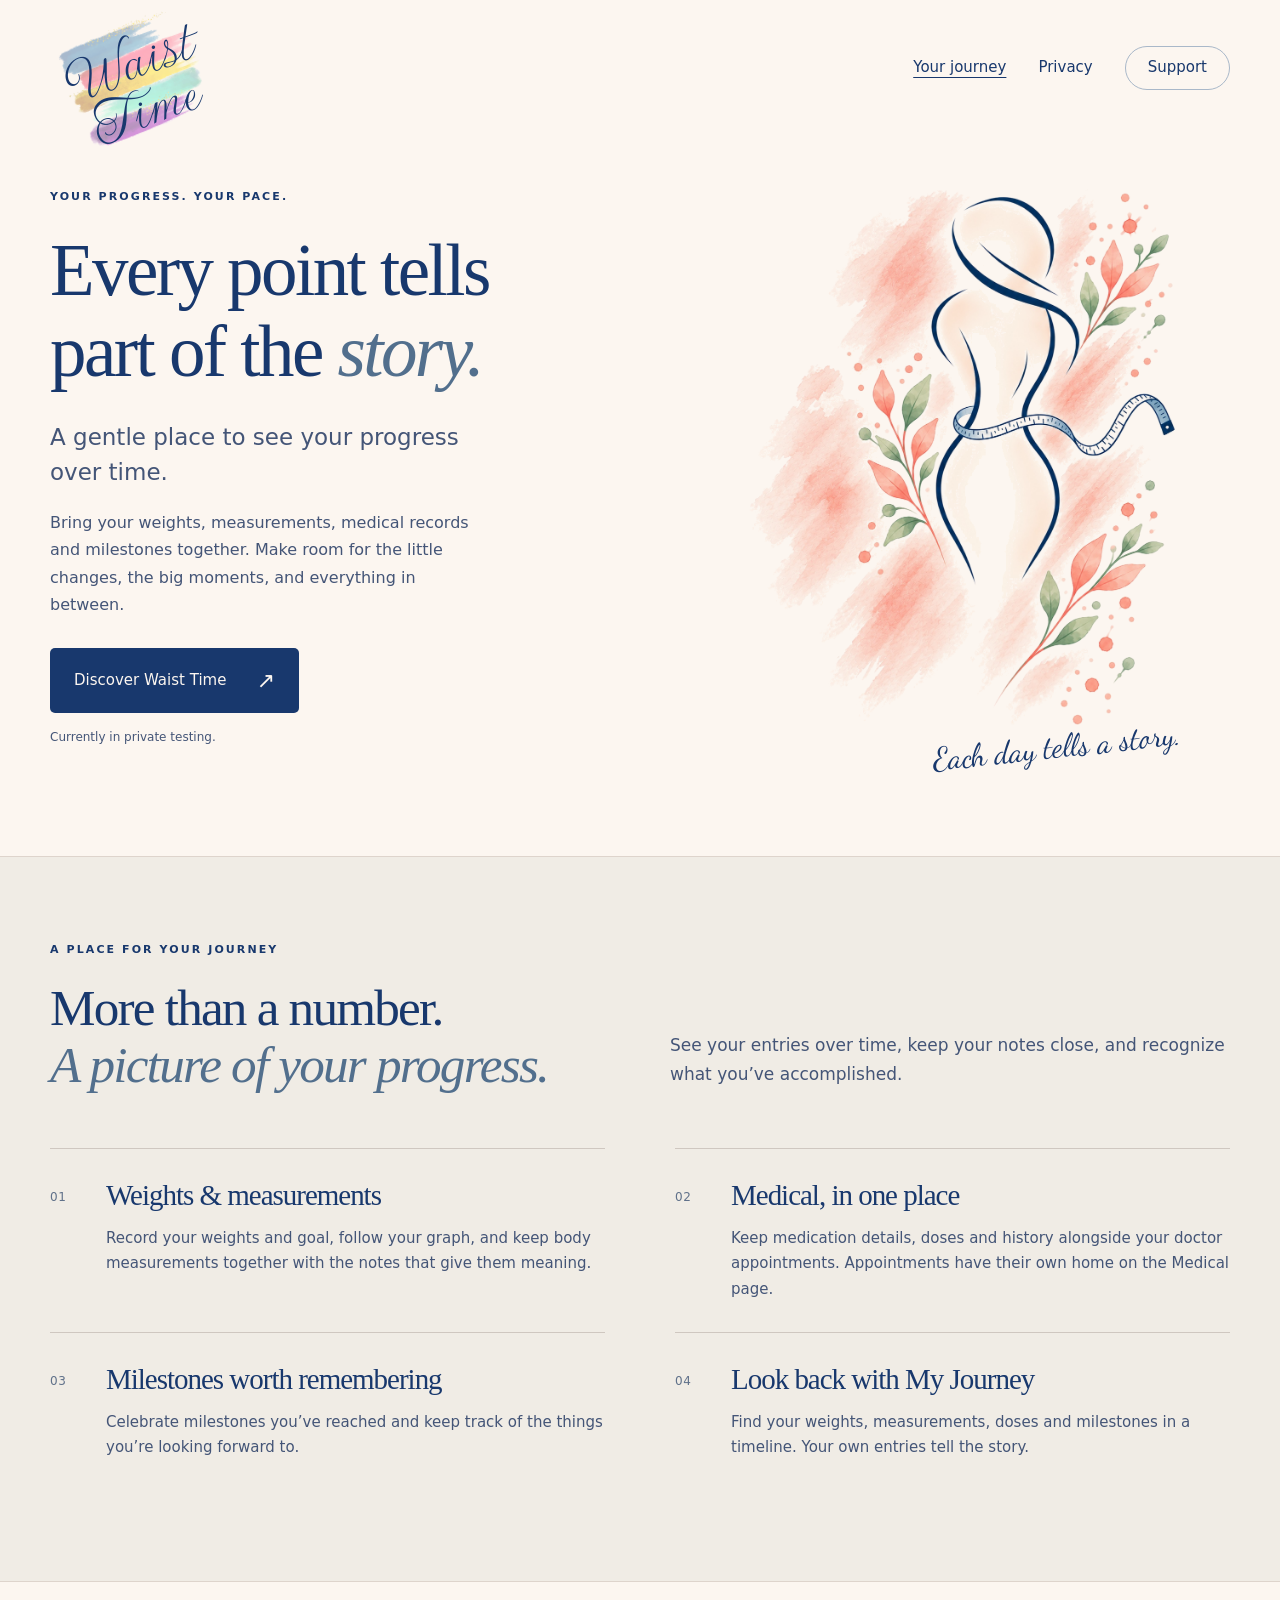
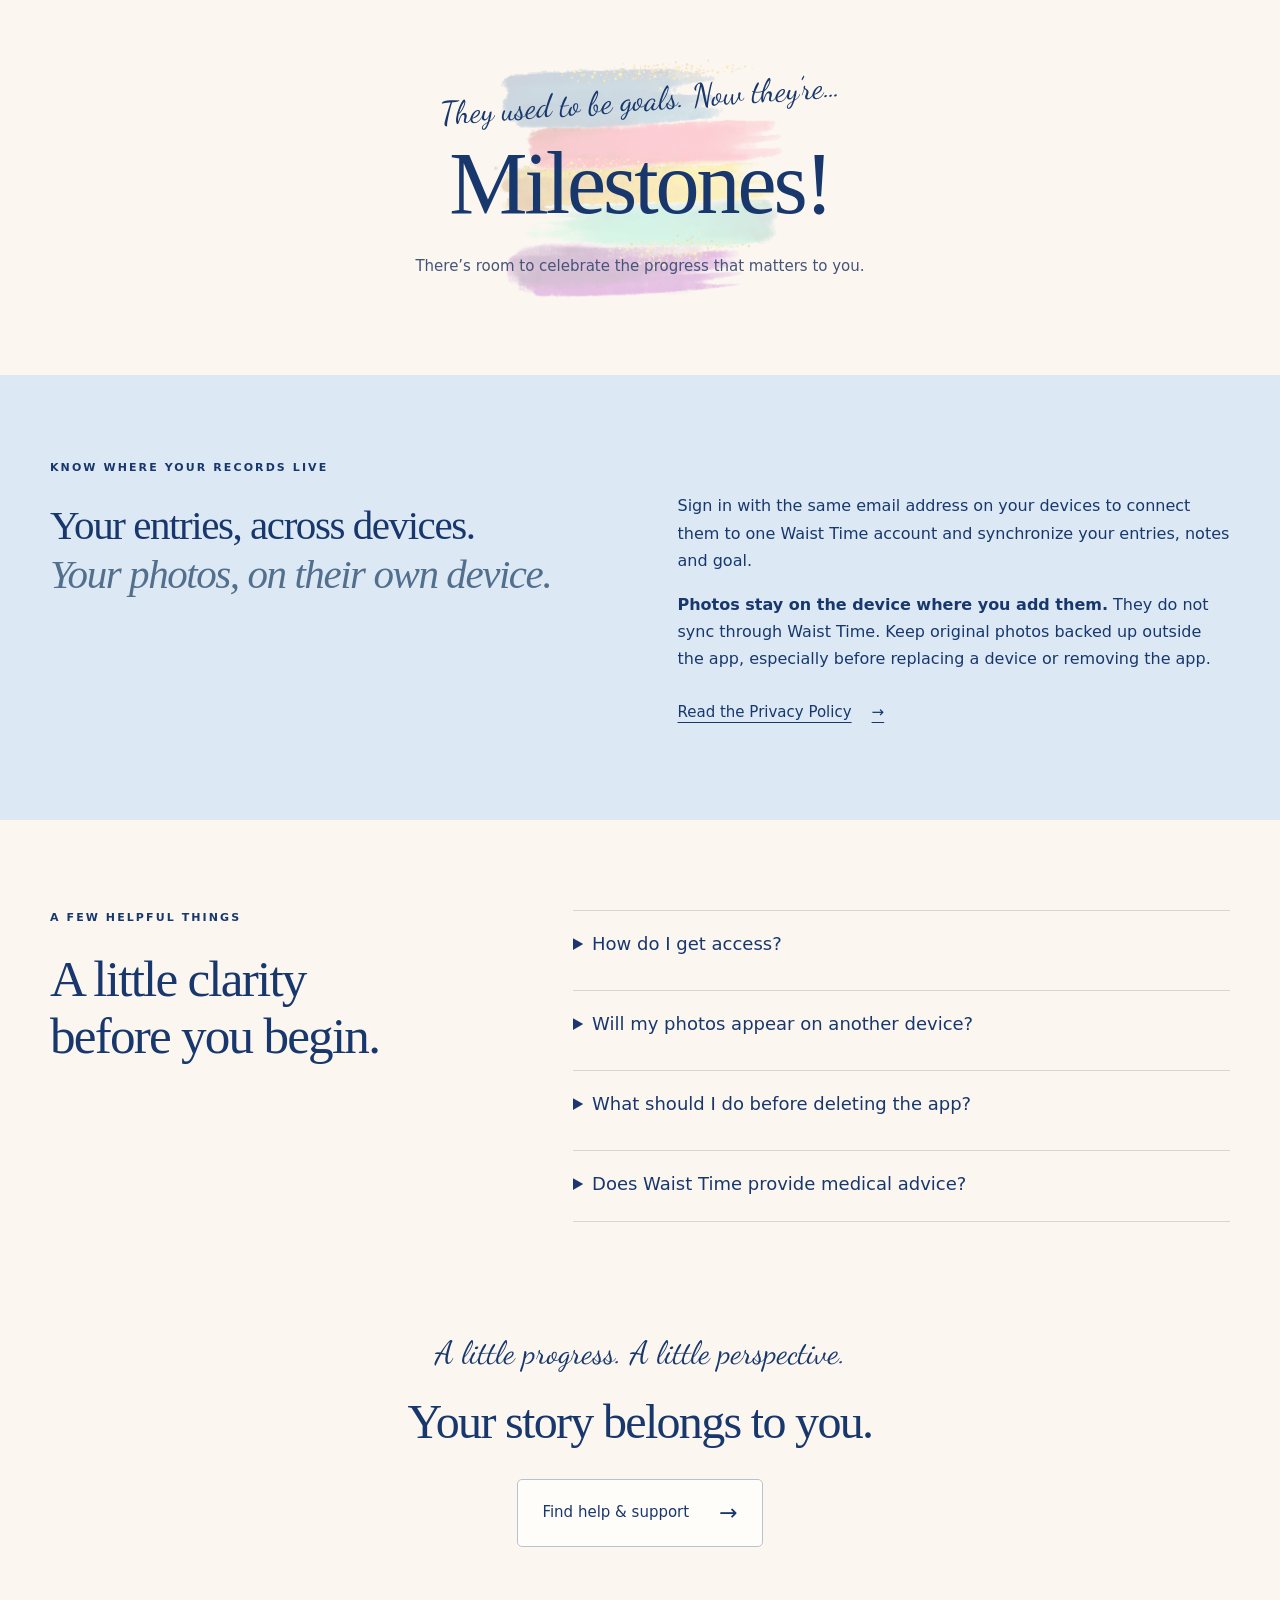
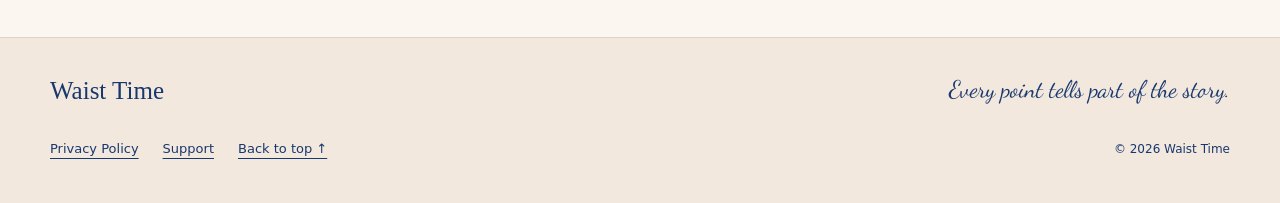
<file: index.html>
<!doctype html><html lang="en" id="top"><head><meta charset="utf-8"><meta name="viewport" content="width=device-width,initial-scale=1"><meta name="color-scheme" content="light"><meta name="description" content="A gentle place for your weights, measurements, medical records and milestones. Learn about Waist Time, privacy and support."><title>Your journey, one day at a time · Waist Time</title><link rel="icon" type="image/svg+xml" href="assets/favicon.svg"><link rel="stylesheet" href="styles.css"></head><body><a class="skip" href="#main">Skip to content</a><header class="site-header wrap"><a class="brand-link" href="index.html" aria-label="Waist Time home"><span class="brand" role="img" aria-label="Waist Time"><span>Waist</span><br><span>Time</span></span></a><nav aria-label="Main navigation"><a href="index.html#journey" aria-current="page">Your journey</a><a href="privacy.html">Privacy</a><a class="nav-support" href="support.html">Support</a></nav></header>
<main id="main"><section class="hero wrap" aria-labelledby="hero-heading"><div class="hero-copy"><p class="eyebrow">YOUR PROGRESS. YOUR PACE.</p><h1 id="hero-heading">Every point tells<br>part of the <em>story.</em></h1><p class="hero-lede">A gentle place to see your progress over time.</p><p class="hero-description">Bring your weights, measurements, medical records and milestones together. Make room for the little changes, the big moments, and everything in between.</p><a class="button" href="#journey">Discover Waist Time <span aria-hidden="true">↗</span></a><p class="availability">Currently in private testing.</p></div><figure class="hero-art"><img src="assets/waist-time-woman.png" width="1144" height="1375" alt="Waist Time’s watercolor illustration: a woman with a measuring tape and flowers"><figcaption>Each day tells a story.</figcaption></figure></section>
<section id="journey" class="story-section"><div class="wrap"><div class="section-intro"><p class="eyebrow">A PLACE FOR YOUR JOURNEY</p><h2>More than a number.<br><em>A picture of your progress.</em></h2><p>See your entries over time, keep your notes close, and recognize what you’ve accomplished.</p></div><div class="editorial-grid"><article class="feature"><span class="feature-number">01</span><div><h3>Weights &amp; measurements</h3><p>Record your weights and goal, follow your graph, and keep body measurements together with the notes that give them meaning.</p></div></article><article class="feature"><span class="feature-number">02</span><div><h3>Medical, in one place</h3><p>Keep medication details, doses and history alongside your doctor appointments. Appointments have their own home on the Medical page.</p></div></article><article class="feature"><span class="feature-number">03</span><div><h3>Milestones worth remembering</h3><p>Celebrate milestones you’ve reached and keep track of the things you’re looking forward to.</p></div></article><article class="feature"><span class="feature-number">04</span><div><h3>Look back with My Journey</h3><p>Find your weights, measurements, doses and milestones in a timeline. Your own entries tell the story.</p></div></article></div></div></section>
<section class="milestone-moment wrap"><p class="handwritten">They used to be goals. Now they’re…</p><h2>Milestones!</h2><p>There’s room to celebrate the progress that matters to you.</p></section>
<section class="care-section"><div class="wrap care-grid"><div><p class="eyebrow">KNOW WHERE YOUR RECORDS LIVE</p><h2>Your entries, across devices.<br><em>Your photos, on their own device.</em></h2></div><div class="care-copy"><p>Sign in with the same email address on your devices to connect them to one Waist Time account and synchronize your entries, notes and goal.</p><p><strong>Photos stay on the device where you add them.</strong> They do not sync through Waist Time. Keep original photos backed up outside the app, especially before replacing a device or removing the app.</p><a class="text-link" href="privacy.html">Read the Privacy Policy <span aria-hidden="true">→</span></a></div></div></section>
<section class="faq-section wrap"><div><p class="eyebrow">A FEW HELPFUL THINGS</p><h2>A little clarity<br>before you begin.</h2></div><div class="faq-list"><details><summary>How do I get access?</summary><p>During beta testing, Waist Time is available to invited testers. Please use the email address associated with your invitation. Account setup is arranged through Waist Time Support; this website does not offer public downloads or self-service sign-up.</p><a class="text-link" href="support.html">Visit Support →</a></details><details><summary>Will my photos appear on another device?</summary><p>No. Photos, thumbnails and their details stay on the device where you add them. Signing in on another device brings back entries that have synchronized, while your photo album stays on its own device.</p></details><details><summary>What should I do before deleting the app?</summary><p>Make sure your entries have synchronized, review any questions about two versions, and preserve your original photos and important photo notes separately. Deleting the app can remove local photos and changes that never reached the cloud.</p></details><details><summary>Does Waist Time provide medical advice?</summary><p>Waist Time is a personal recordkeeping app. It does not diagnose conditions or replace advice from your healthcare professional. Follow your prescriber’s instructions for medication.</p></details></div></section>
<section class="closing wrap"><p class="handwritten">A little progress. A little perspective.</p><h2>Your story belongs to you.</h2><a class="button button-light" href="support.html">Find help &amp; support <span aria-hidden="true">→</span></a></section></main><footer class="site-footer"><div class="wrap footer-inner"><a class="footer-name" href="index.html">Waist Time</a><p>Every point tells part of the story.</p><nav aria-label="Footer navigation"><a href="privacy.html">Privacy Policy</a><a href="support.html">Support</a><a href="#top">Back to top ↑</a></nav><small>© 2026 Waist Time</small></div></footer></body></html>
</file>
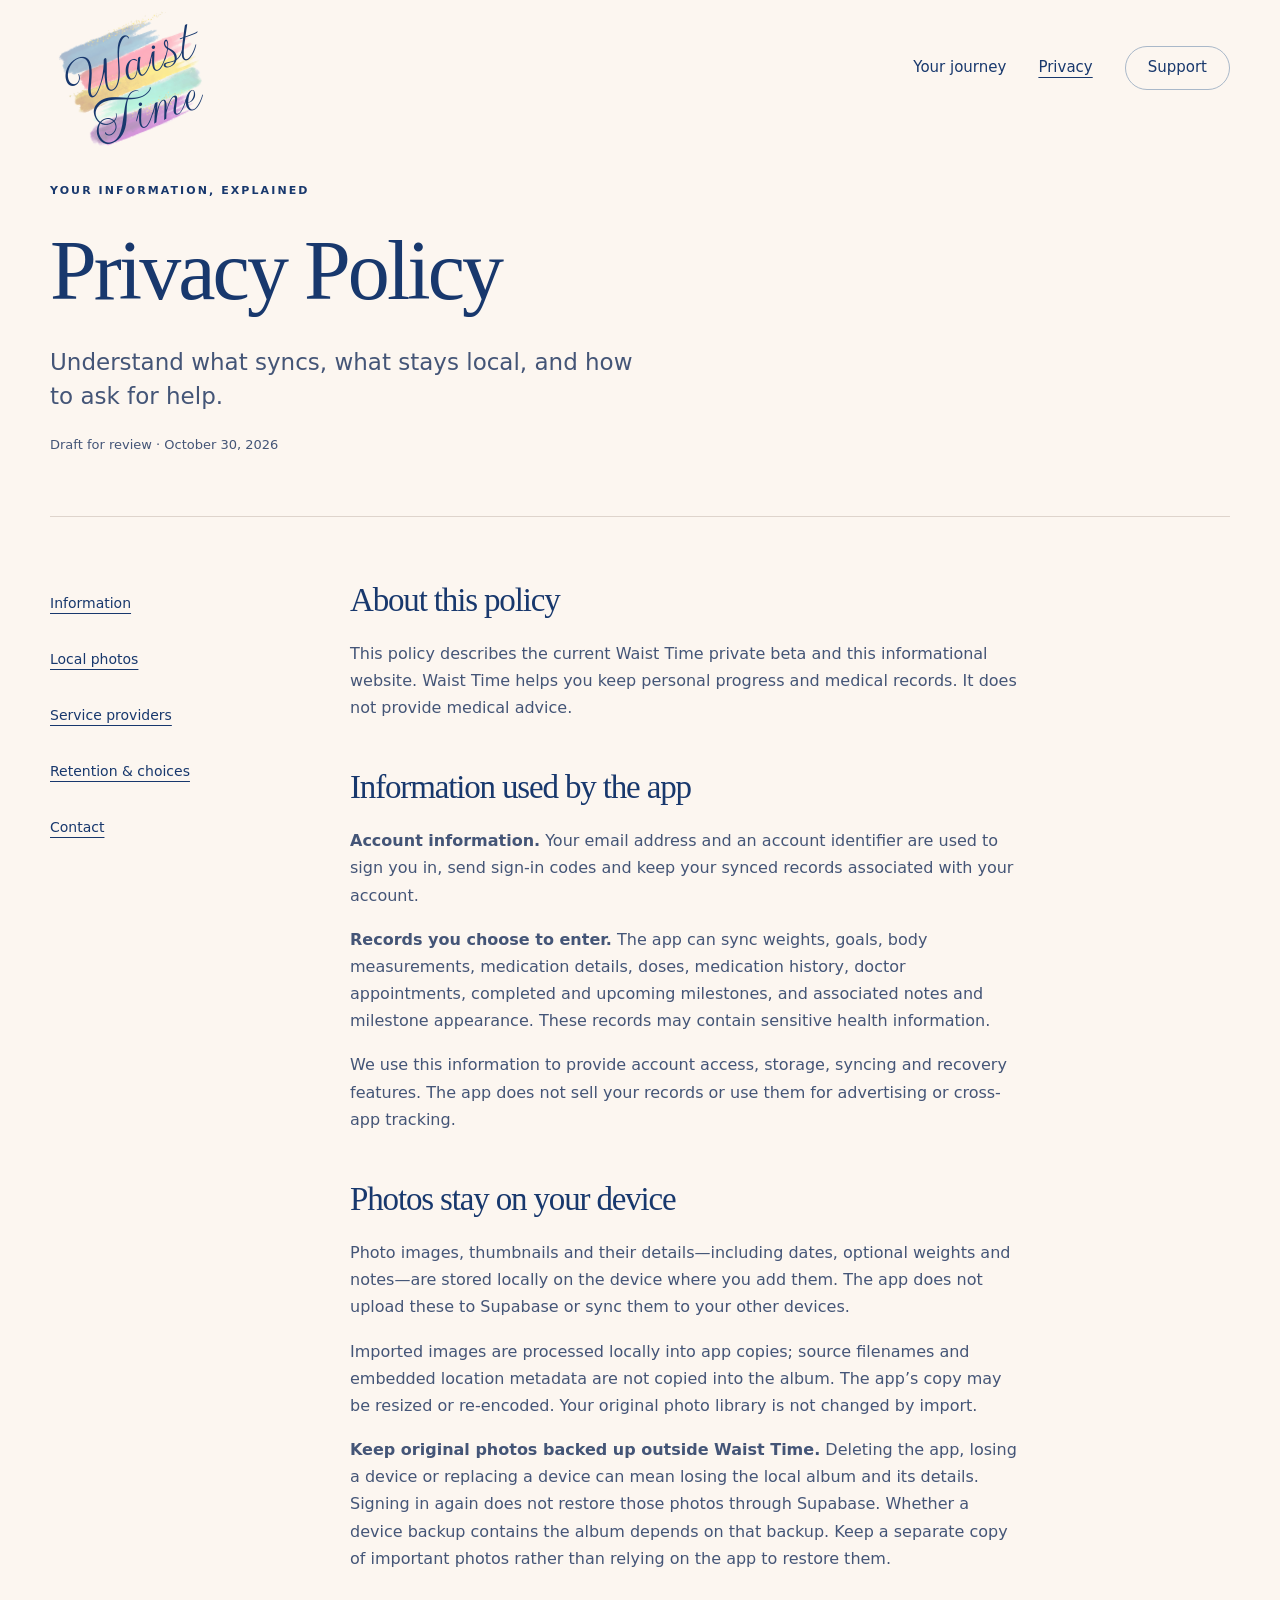
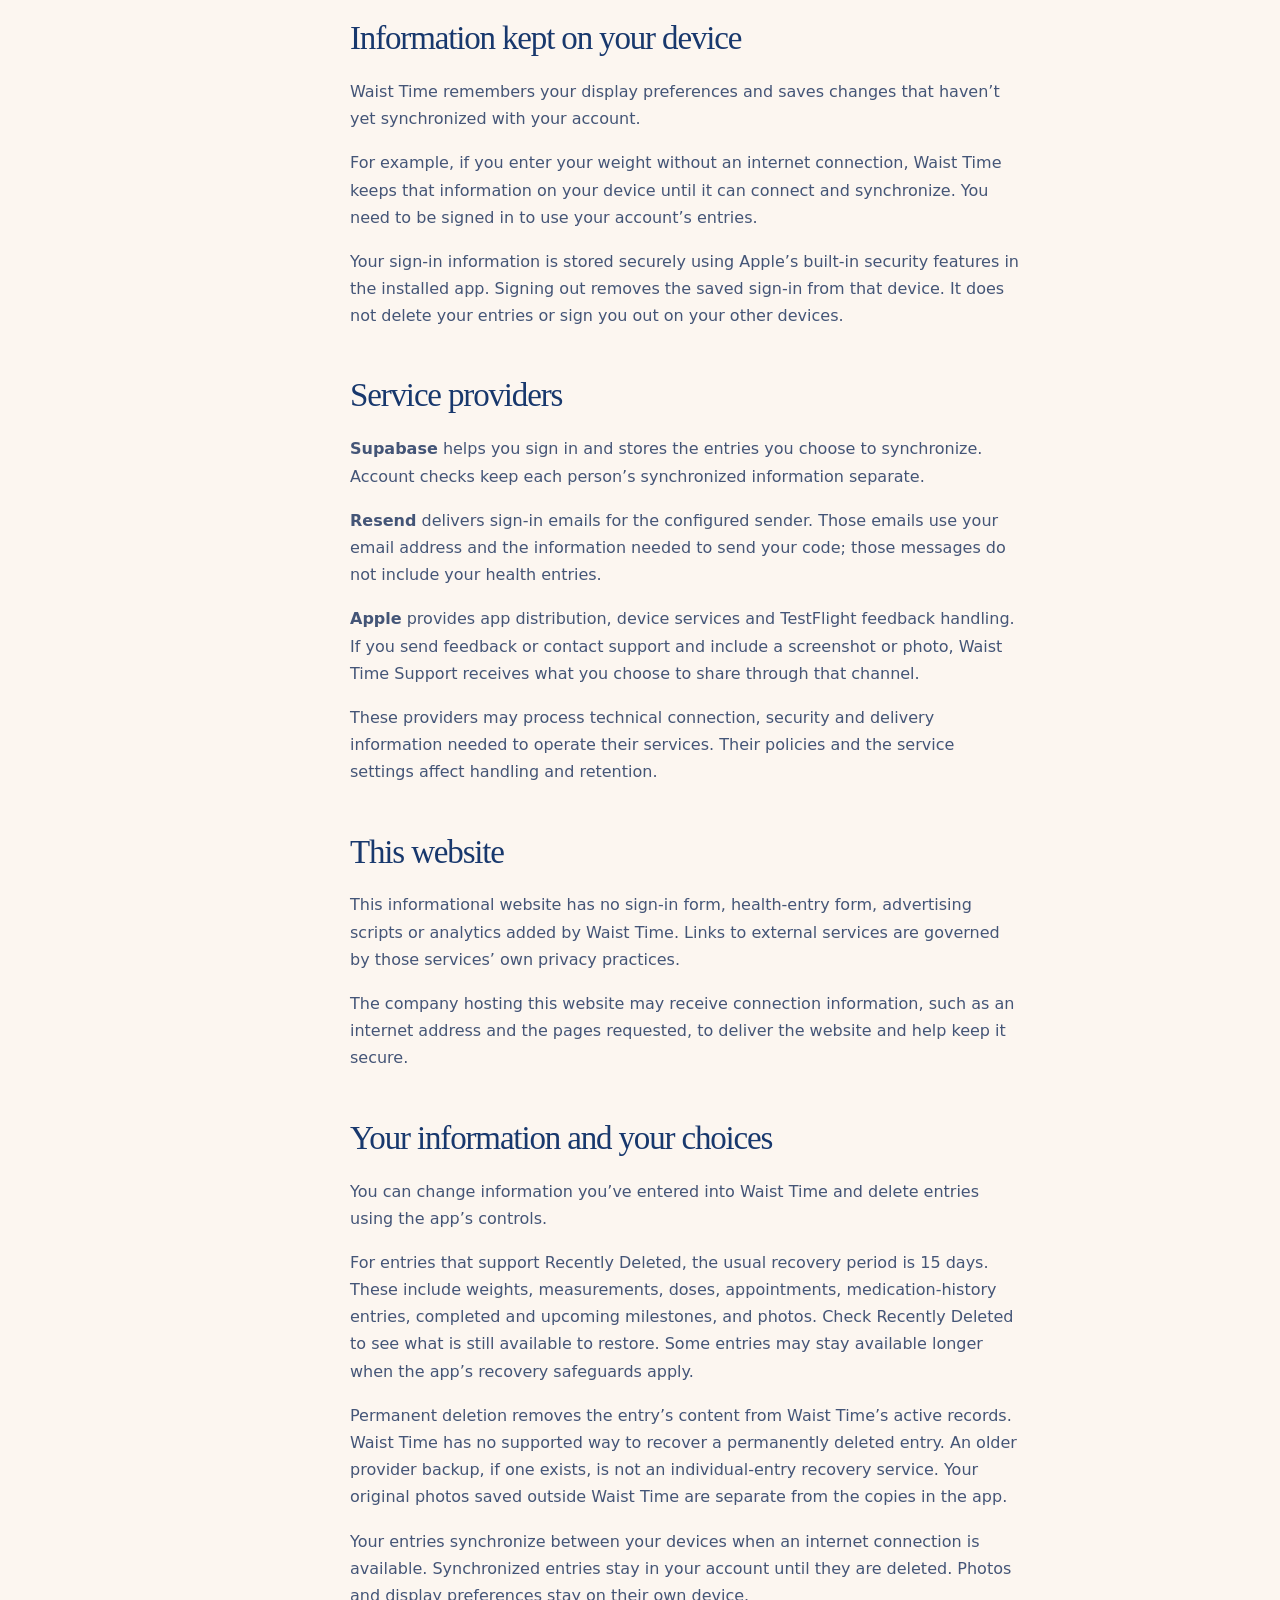
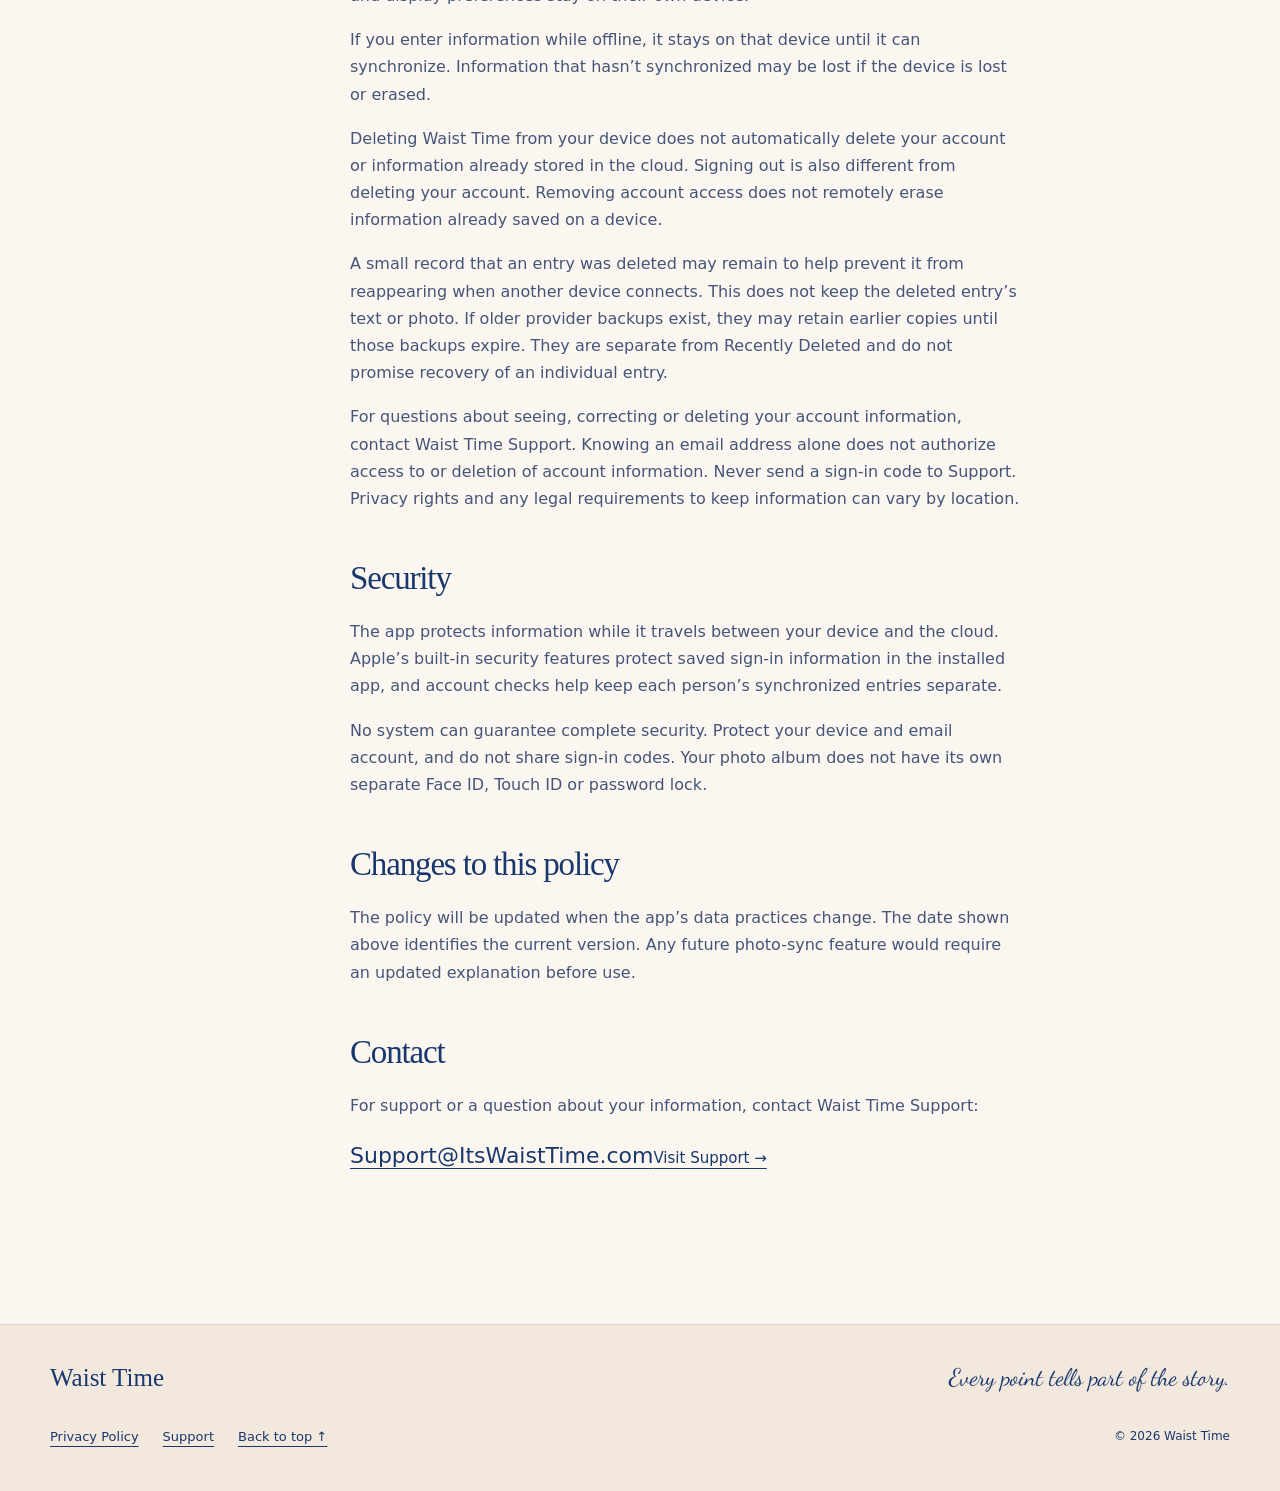
<file: privacy.html>
<!doctype html><html lang="en" id="top"><head><meta charset="utf-8"><meta name="viewport" content="width=device-width,initial-scale=1"><meta name="color-scheme" content="light"><meta name="description" content="How Waist Time handles account information, synced records, local photos and privacy questions."><title>Privacy Policy · Waist Time</title><link rel="icon" type="image/svg+xml" href="assets/favicon.svg"><link rel="stylesheet" href="styles.css"></head><body><a class="skip" href="#main">Skip to content</a><header class="site-header wrap"><a class="brand-link" href="index.html" aria-label="Waist Time home"><span class="brand" role="img" aria-label="Waist Time"><span>Waist</span><br><span>Time</span></span></a><nav aria-label="Main navigation"><a href="index.html#journey">Your journey</a><a href="privacy.html" aria-current="page">Privacy</a><a class="nav-support" href="support.html">Support</a></nav></header>
<main id="main"><section class="document-hero wrap"><p class="eyebrow">YOUR INFORMATION, EXPLAINED</p><h1>Privacy Policy</h1><p class="hero-lede">Understand what syncs, what stays local, and how to ask for help.</p><p class="policy-date">Draft for review · October 30, 2026</p></section><div class="document-layout wrap"><aside class="document-aside"><a href="#information">Information</a><a href="#photos">Local photos</a><a href="#providers">Service providers</a><a href="#retention">Retention &amp; choices</a><a href="#privacy-contact">Contact</a></aside><article class="document-copy"><section><h2>About this policy</h2><p>This policy describes the current Waist Time private beta and this informational website. Waist Time helps you keep personal progress and medical records. It does not provide medical advice.</p></section><section id="information"><h2>Information used by the app</h2><p><strong>Account information.</strong> Your email address and an account identifier are used to sign you in, send sign-in codes and keep your synced records associated with your account.</p><p><strong>Records you choose to enter.</strong> The app can sync weights, goals, body measurements, medication details, doses, medication history, doctor appointments, completed and upcoming milestones, and associated notes and milestone appearance. These records may contain sensitive health information.</p><p>We use this information to provide account access, storage, syncing and recovery features. The app does not sell your records or use them for advertising or cross-app tracking.</p></section><section id="photos"><h2>Photos stay on your device</h2><p>Photo images, thumbnails and their details—including dates, optional weights and notes—are stored locally on the device where you add them. The app does not upload these to Supabase or sync them to your other devices.</p><p>Imported images are processed locally into app copies; source filenames and embedded location metadata are not copied into the album. The app’s copy may be resized or re-encoded. Your original photo library is not changed by import.</p><p><strong>Keep original photos backed up outside Waist Time.</strong> Deleting the app, losing a device or replacing a device can mean losing the local album and its details. Signing in again does not restore those photos through Supabase. Whether a device backup contains the album depends on that backup. Keep a separate copy of important photos rather than relying on the app to restore them.</p></section><section><h2>Information kept on your device</h2><p>Waist Time remembers your display preferences and saves changes that haven’t yet synchronized with your account.</p><p>For example, if you enter your weight without an internet connection, Waist Time keeps that information on your device until it can connect and synchronize. You need to be signed in to use your account’s entries.</p><p>Your sign-in information is stored securely using Apple’s built-in security features in the installed app. Signing out removes the saved sign-in from that device. It does not delete your entries or sign you out on your other devices.</p></section><section id="providers"><h2>Service providers</h2><p><strong>Supabase</strong> helps you sign in and stores the entries you choose to synchronize. Account checks keep each person’s synchronized information separate.</p><p><strong>Resend</strong> delivers sign-in emails for the configured sender. Those emails use your email address and the information needed to send your code; those messages do not include your health entries.</p><p><strong>Apple</strong> provides app distribution, device services and TestFlight feedback handling. If you send feedback or contact support and include a screenshot or photo, Waist Time Support receives what you choose to share through that channel.</p><p>These providers may process technical connection, security and delivery information needed to operate their services. Their policies and the service settings affect handling and retention.</p></section><section><h2>This website</h2><p>This informational website has no sign-in form, health-entry form, advertising scripts or analytics added by Waist Time. Links to external services are governed by those services’ own privacy practices.</p><p>The company hosting this website may receive connection information, such as an internet address and the pages requested, to deliver the website and help keep it secure.</p></section><section id="retention"><h2>Your information and your choices</h2><p>You can change information you’ve entered into Waist Time and delete entries using the app’s controls.</p><p>For entries that support Recently Deleted, the usual recovery period is 15 days. These include weights, measurements, doses, appointments, medication-history entries, completed and upcoming milestones, and photos. Check Recently Deleted to see what is still available to restore. Some entries may stay available longer when the app’s recovery safeguards apply.</p><p>Permanent deletion removes the entry’s content from Waist Time’s active records. Waist Time has no supported way to recover a permanently deleted entry. An older provider backup, if one exists, is not an individual-entry recovery service. Your original photos saved outside Waist Time are separate from the copies in the app.</p><p>Your entries synchronize between your devices when an internet connection is available. Synchronized entries stay in your account until they are deleted. Photos and display preferences stay on their own device.</p><p>If you enter information while offline, it stays on that device until it can synchronize. Information that hasn’t synchronized may be lost if the device is lost or erased.</p><p>Deleting Waist Time from your device does not automatically delete your account or information already stored in the cloud. Signing out is also different from deleting your account. Removing account access does not remotely erase information already saved on a device.</p><p>A small record that an entry was deleted may remain to help prevent it from reappearing when another device connects. This does not keep the deleted entry’s text or photo. If older provider backups exist, they may retain earlier copies until those backups expire. They are separate from Recently Deleted and do not promise recovery of an individual entry.</p><p>For questions about seeing, correcting or deleting your account information, contact Waist Time Support. Knowing an email address alone does not authorize access to or deletion of account information. Never send a sign-in code to Support. Privacy rights and any legal requirements to keep information can vary by location.</p></section><section><h2>Security</h2><p>The app protects information while it travels between your device and the cloud. Apple’s built-in security features protect saved sign-in information in the installed app, and account checks help keep each person’s synchronized entries separate.</p><p>No system can guarantee complete security. Protect your device and email account, and do not share sign-in codes. Your photo album does not have its own separate Face ID, Touch ID or password lock.</p></section><section><h2>Changes to this policy</h2><p>The policy will be updated when the app’s data practices change. The date shown above identifies the current version. Any future photo-sync feature would require an updated explanation before use.</p></section><section id="privacy-contact"><h2>Contact</h2><p>For support or a question about your information, contact Waist Time Support:</p><a class="contact-email" href="mailto:Support@ItsWaistTime.com">Support@ItsWaistTime.com</a><a class="text-link" href="support.html">Visit Support →</a></section></article></div></main><footer class="site-footer"><div class="wrap footer-inner"><a class="footer-name" href="index.html">Waist Time</a><p>Every point tells part of the story.</p><nav aria-label="Footer navigation"><a href="privacy.html">Privacy Policy</a><a href="support.html">Support</a><a href="#top">Back to top ↑</a></nav><small>© 2026 Waist Time</small></div></footer></body></html>
</file>
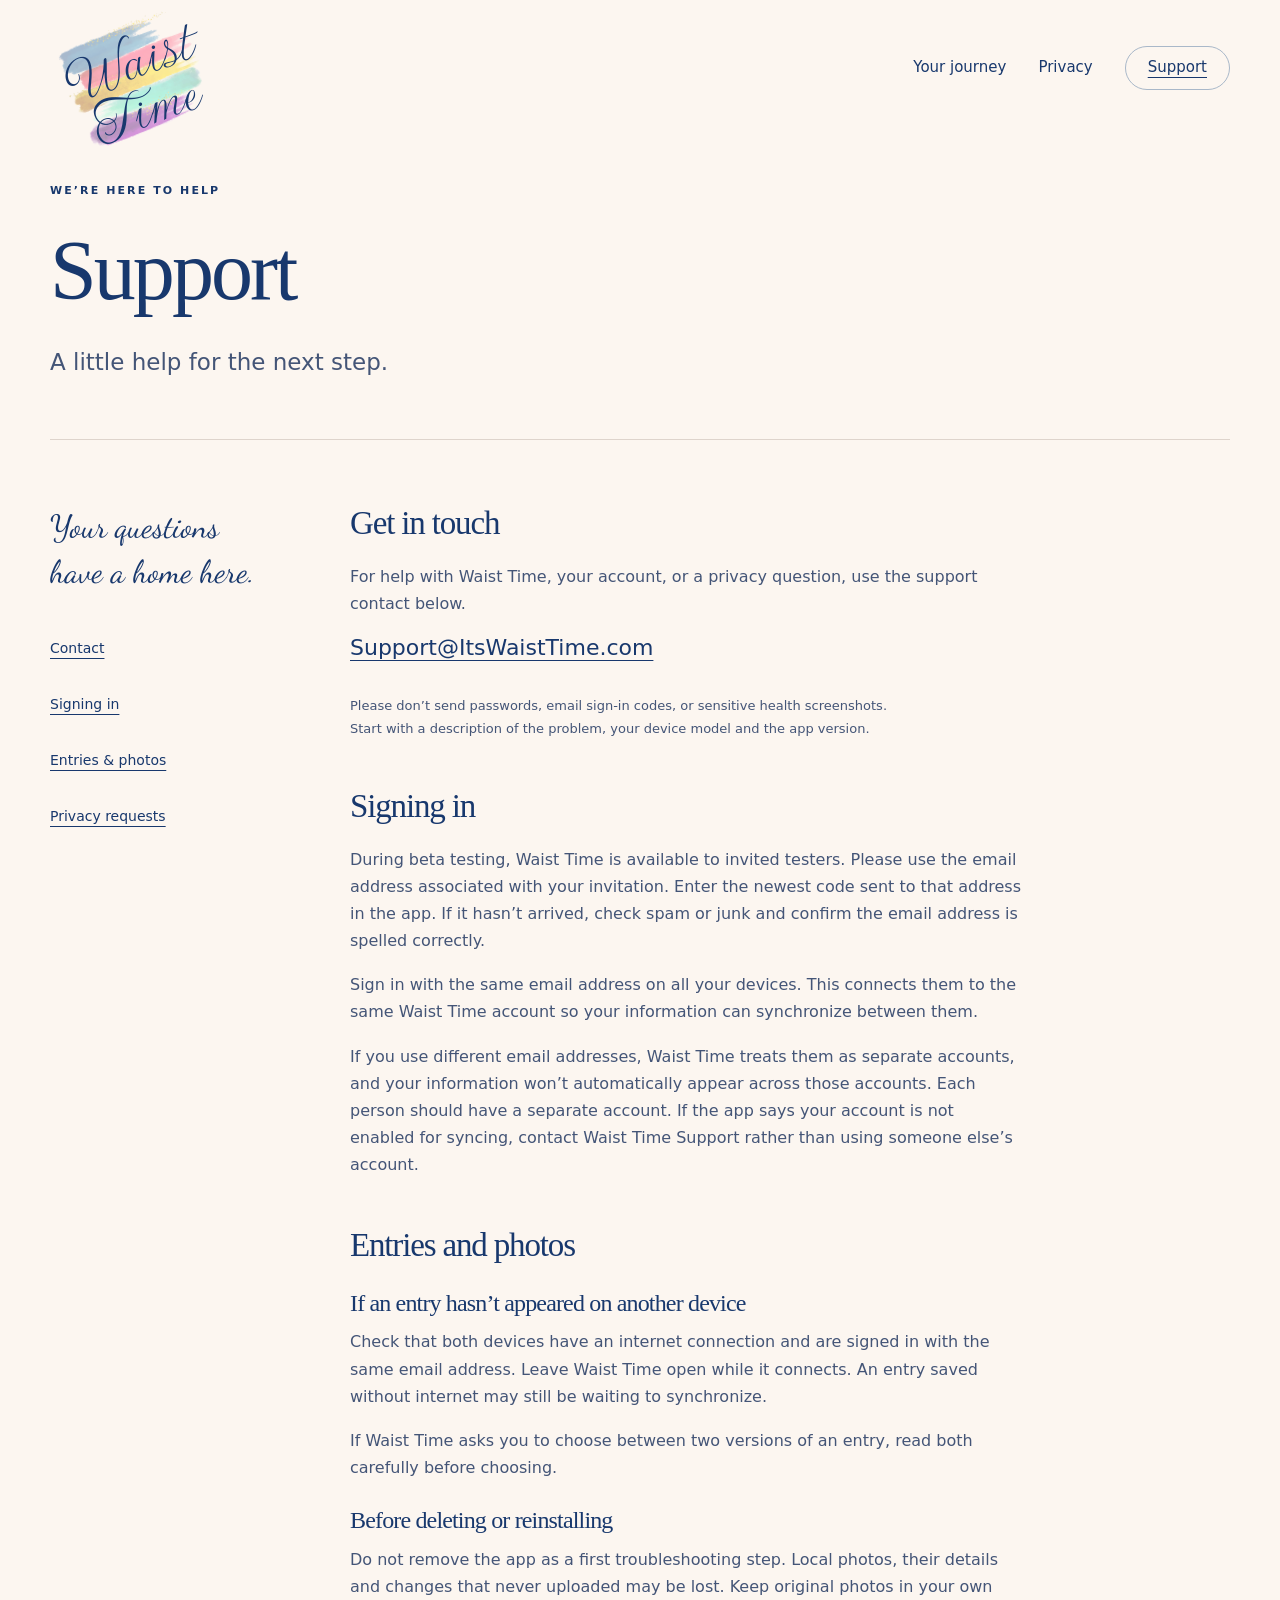
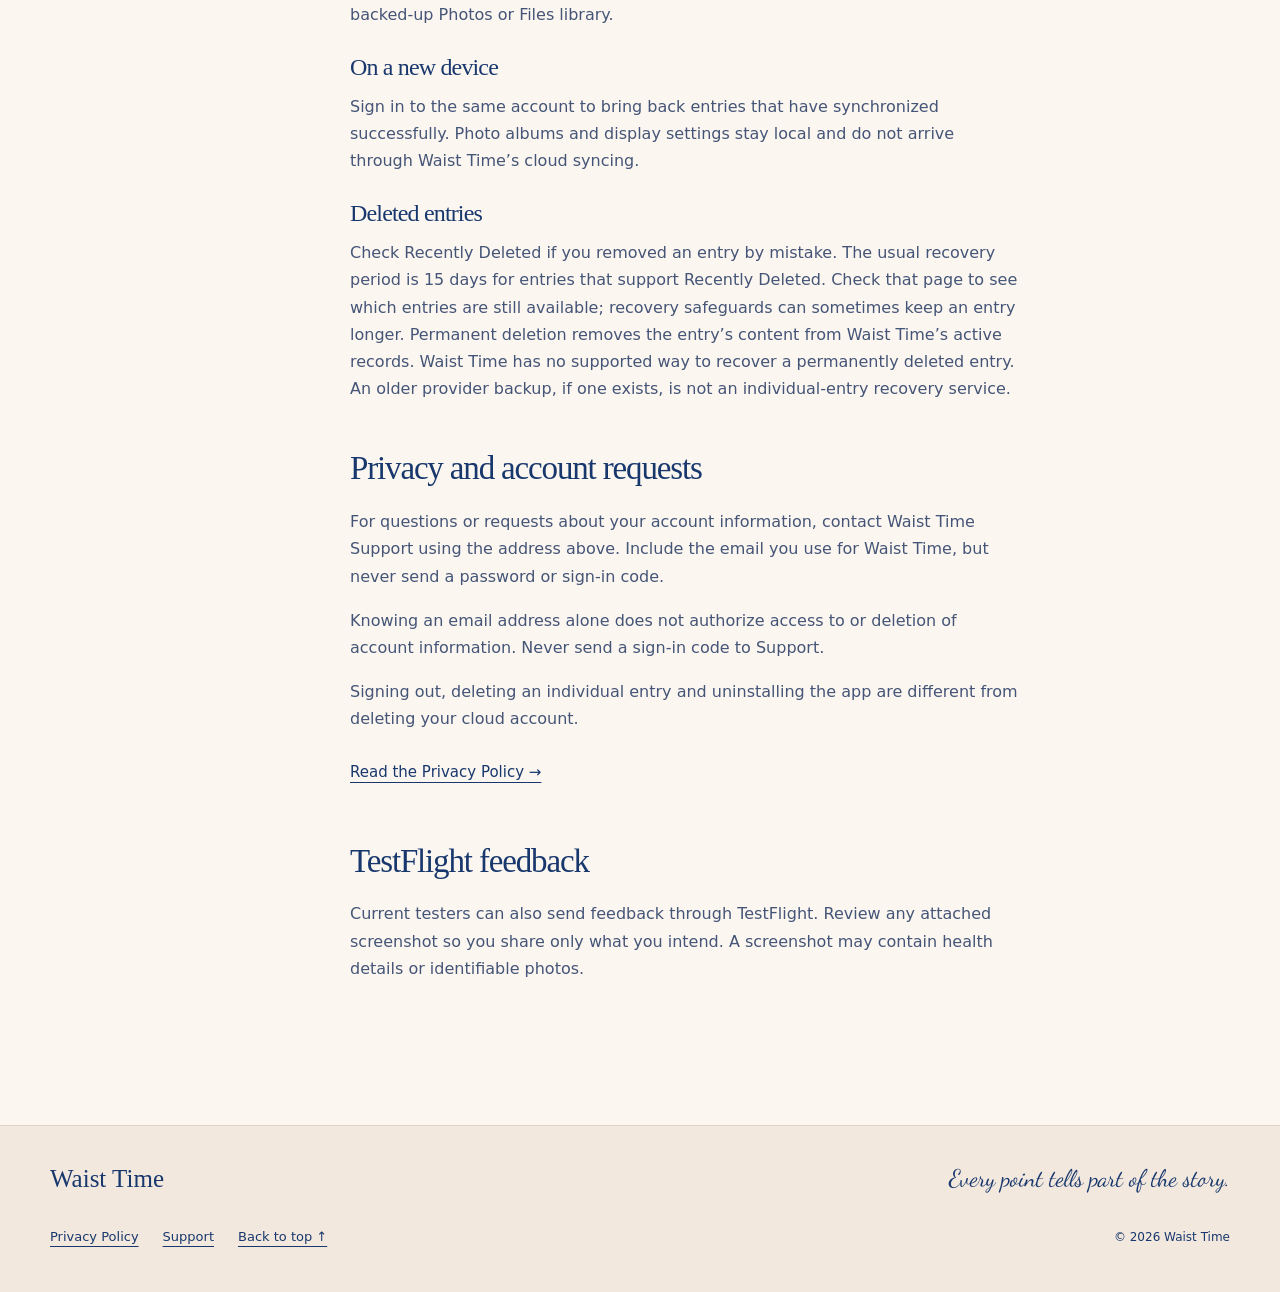
<file: support.html>
<!doctype html><html lang="en" id="top"><head><meta charset="utf-8"><meta name="viewport" content="width=device-width,initial-scale=1"><meta name="color-scheme" content="light"><meta name="description" content="Help with Waist Time sign-in, synced entries, local photos and privacy requests."><title>Support · Waist Time</title><link rel="icon" type="image/svg+xml" href="assets/favicon.svg"><link rel="stylesheet" href="styles.css"></head><body><a class="skip" href="#main">Skip to content</a><header class="site-header wrap"><a class="brand-link" href="index.html" aria-label="Waist Time home"><span class="brand" role="img" aria-label="Waist Time"><span>Waist</span><br><span>Time</span></span></a><nav aria-label="Main navigation"><a href="index.html#journey">Your journey</a><a href="privacy.html">Privacy</a><a class="nav-support" href="support.html" aria-current="page">Support</a></nav></header>
<main id="main"><section class="document-hero wrap"><p class="eyebrow">WE’RE HERE TO HELP</p><h1>Support</h1><p class="hero-lede">A little help for the next step.</p></section><div class="document-layout wrap"><aside class="document-aside"><p class="handwritten">Your questions<br>have a home here.</p><a href="#contact">Contact</a><a href="#sign-in">Signing in</a><a href="#records">Entries &amp; photos</a><a href="#privacy-help">Privacy requests</a></aside><div class="document-copy"><section id="contact"><h2>Get in touch</h2><p>For help with Waist Time, your account, or a privacy question, use the support contact below.</p><a class="contact-email" href="mailto:Support@ItsWaistTime.com">Support@ItsWaistTime.com</a><p class="small">Please don’t send passwords, email sign-in codes, or sensitive health screenshots. Start with a description of the problem, your device model and the app version.</p></section><section id="sign-in"><h2>Signing in</h2><p>During beta testing, Waist Time is available to invited testers. Please use the email address associated with your invitation. Enter the newest code sent to that address in the app. If it hasn’t arrived, check spam or junk and confirm the email address is spelled correctly.</p><p>Sign in with the same email address on all your devices. This connects them to the same Waist Time account so your information can synchronize between them.</p><p>If you use different email addresses, Waist Time treats them as separate accounts, and your information won’t automatically appear across those accounts. Each person should have a separate account. If the app says your account is not enabled for syncing, contact Waist Time Support rather than using someone else’s account.</p></section><section id="records"><h2>Entries and photos</h2><h3>If an entry hasn’t appeared on another device</h3><p>Check that both devices have an internet connection and are signed in with the same email address. Leave Waist Time open while it connects. An entry saved without internet may still be waiting to synchronize.</p><p>If Waist Time asks you to choose between two versions of an entry, read both carefully before choosing.</p><h3>Before deleting or reinstalling</h3><p>Do not remove the app as a first troubleshooting step. Local photos, their details and changes that never uploaded may be lost. Keep original photos in your own backed-up Photos or Files library.</p><h3>On a new device</h3><p>Sign in to the same account to bring back entries that have synchronized successfully. Photo albums and display settings stay local and do not arrive through Waist Time’s cloud syncing.</p><h3>Deleted entries</h3><p>Check Recently Deleted if you removed an entry by mistake. The usual recovery period is 15 days for entries that support Recently Deleted. Check that page to see which entries are still available; recovery safeguards can sometimes keep an entry longer. Permanent deletion removes the entry’s content from Waist Time’s active records. Waist Time has no supported way to recover a permanently deleted entry. An older provider backup, if one exists, is not an individual-entry recovery service.</p></section><section id="privacy-help"><h2>Privacy and account requests</h2><p>For questions or requests about your account information, contact Waist Time Support using the address above. Include the email you use for Waist Time, but never send a password or sign-in code.</p><p>Knowing an email address alone does not authorize access to or deletion of account information. Never send a sign-in code to Support.</p><p>Signing out, deleting an individual entry and uninstalling the app are different from deleting your cloud account.</p><a class="text-link" href="privacy.html">Read the Privacy Policy →</a></section><section><h2>TestFlight feedback</h2><p>Current testers can also send feedback through TestFlight. Review any attached screenshot so you share only what you intend. A screenshot may contain health details or identifiable photos.</p></section></div></div></main><footer class="site-footer"><div class="wrap footer-inner"><a class="footer-name" href="index.html">Waist Time</a><p>Every point tells part of the story.</p><nav aria-label="Footer navigation"><a href="privacy.html">Privacy Policy</a><a href="support.html">Support</a><a href="#top">Back to top ↑</a></nav><small>© 2026 Waist Time</small></div></footer></body></html>
</file>
<file: styles.css>
@font-face{font-family:Gwendolyn;src:url('assets/Gwendolyn-Regular.ttf') format('truetype');font-display:swap}@font-face{font-family:Dancing;src:url('assets/DancingScript.ttf') format('truetype');font-display:swap}@font-face{font-family:Patrick;src:url('assets/PatrickHand.woff2') format('woff2');font-display:swap}
:root{--cream:#fcf6f0;--ink:#18386d;--soft:#445577;--blue:#dce9f5;--peach:#f7d2c7;--line:#ded4cc;--white:#fffdfa}*{box-sizing:border-box}html{scroll-behavior:smooth;scroll-padding-top:24px}body{margin:0;background:var(--cream);color:var(--ink);font-family:'Avenir Next',Avenir,system-ui,sans-serif;font-size:17px;line-height:1.7}a{color:inherit;text-decoration-thickness:1px;text-underline-offset:5px}a:hover{text-decoration-thickness:2px}a:focus-visible,summary:focus-visible{outline:3px solid #365f98;outline-offset:5px}img{display:block;max-width:100%;height:auto}h1,h2,h3,p,figure{margin:0}h1,h2,h3{font-family:Georgia,'Times New Roman',serif;font-weight:400;line-height:1.12;letter-spacing:-.035em}h1{font-size:clamp(48px,5.7vw,82px)}h2{font-size:clamp(35px,4vw,52px)}h3{font-size:29px}h1 em,h2 em{font-weight:400;color:#526f8d}p{max-width:66ch}p+p{margin-top:17px}.wrap{width:min(1180px,calc(100% - 80px));margin-inline:auto}.draft-banner{padding:8px 20px;background:#e8ddf5;color:#38456a;text-align:center;font-size:12px;letter-spacing:.02em}.draft-banner span{margin:0 8px}.skip{position:absolute;top:-90px;left:20px;z-index:30;padding:10px;background:var(--white)}.skip:focus{top:8px}.site-header{display:flex;align-items:center;justify-content:space-between;min-height:135px;gap:28px}.brand-link{display:grid;place-items:center;width:160px;height:116px;text-decoration:none}.brand{position:relative;isolation:isolate;display:inline-block;font-family:Gwendolyn,cursive;font-size:64px;font-weight:400;line-height:.55;text-align:center;white-space:nowrap;transform:rotate(-20deg);transform-origin:center;color:var(--ink)}.brand span:first-child{position:relative;top:.18em}.brand span:last-child{position:relative;top:.4em}.brand:before{content:'';position:absolute;inset:-.25em -.4em -.6em;z-index:-1;background:url('assets/brand-watercolor.png') center/contain no-repeat;transform:scale(1.1);opacity:.4}.site-header nav{display:flex;align-items:center;gap:32px}.site-header nav a{display:flex;align-items:center;min-height:44px;text-decoration:none;font-size:15px}.site-header nav a:hover,.site-header nav a[aria-current=page]{text-decoration:underline}.site-header nav .nav-support{border:1px solid #a9b8c9;padding:7px 22px;border-radius:28px}.hero{display:grid;grid-template-columns:1.13fr 1fr;gap:46px;align-items:center;min-height:640px;padding:16px 0 70px}.hero-copy{position:relative;z-index:1}.eyebrow{font-size:11px;font-weight:700;letter-spacing:.19em;line-height:1.5;margin-bottom:24px}.hero-lede{font-size:23px;line-height:1.5;margin-top:27px;color:var(--soft);max-width:29ch}.hero-description{margin-top:20px;font-size:16px;color:var(--soft);max-width:43ch}.button{display:inline-flex;align-items:center;justify-content:space-between;gap:30px;background:var(--ink);color:var(--cream);padding:14px 24px;min-height:52px;border-radius:5px;text-decoration:none;font-size:15px;margin-top:30px}.button:hover{background:#274a7a;text-decoration:none}.button span{font-size:22px}.availability{font-size:12px;color:var(--soft);margin-top:14px}.hero-art{position:relative;align-self:stretch;display:flex;align-items:center;justify-content:center;padding:12px 0 38px}.hero-art img{width:100%;max-height:585px;object-fit:contain;mix-blend-mode:multiply}.hero-art figcaption{position:absolute;bottom:12px;right:9%;font-family:Dancing,cursive;font-size:32px;transform:rotate(-6deg)}.story-section{background:#f0ece5;padding:85px 0 90px;border-top:1px solid var(--line);border-bottom:1px solid var(--line)}.section-intro{display:grid;grid-template-columns:1fr 1fr;gap:20px 60px;align-items:end}.section-intro .eyebrow{grid-column:1/-1;margin:0}.section-intro>p:last-child{font-size:17px;color:var(--soft);padding-bottom:4px}.editorial-grid{display:grid;grid-template-columns:1fr 1fr;gap:0 70px;margin-top:55px}.feature{display:grid;grid-template-columns:38px 1fr;gap:18px;border-top:1px solid #cfc7c0;padding:30px 0}.feature-number{font-size:12px;letter-spacing:.05em;padding-top:8px;color:#60718a}.feature p{font-size:15px;color:var(--soft);margin-top:14px}.milestone-moment{text-align:center;padding:96px 20px;position:relative;isolation:isolate}.milestone-moment:before{content:'';position:absolute;inset:12% 15%;background:url('assets/brand-watercolor.png') center/contain no-repeat;opacity:.22;z-index:-1}.handwritten{font-family:Dancing,cursive;font-size:32px;line-height:1.4;letter-spacing:0;font-weight:400}.milestone-moment .handwritten{margin-inline:auto;transform:rotate(-4deg);margin-bottom:13px}.milestone-moment h2{font-size:clamp(56px,7vw,88px)}.milestone-moment>p:last-child{margin:20px auto 0;color:var(--soft);font-size:15px}.care-section{padding:85px 0;background:var(--blue)}.care-grid{display:grid;grid-template-columns:1fr 1fr;gap:75px}.care-grid h2{font-size:41px;line-height:1.2}.care-copy{font-size:16px;padding-top:32px}.care-copy strong{font-weight:600}.text-link{display:inline-flex;align-items:center;gap:20px;min-height:44px;font-size:15px;margin-top:18px}.faq-section{display:grid;grid-template-columns:.8fr 1.2fr;gap:85px;padding:90px 0}.faq-list details{border-top:1px solid var(--line);padding:0 0 16px;margin-bottom:9px}.faq-list details:last-child{border-bottom:1px solid var(--line)}summary{cursor:pointer;font-size:18px;padding:19px 22px 8px 0;min-height:52px;line-height:1.5}.faq-list details p{font-size:15px;color:var(--soft);margin:15px 0 6px}.closing{padding:10px 0 90px;text-align:center}.closing .handwritten{margin-inline:auto;margin-bottom:20px}.closing h2{font-size:48px}.button-light{color:var(--ink);background:#fffdfa;border:1px solid #b6c3cf}.button-light:hover{background:var(--blue)}.site-footer{border-top:1px solid var(--line);padding:32px 0;background:#f3e8de}.footer-inner{display:grid;grid-template-columns:1fr 1fr;align-items:center;gap:15px}.footer-name{font-family:Georgia,serif;font-size:25px;text-decoration:none}.footer-inner>p{font-family:Dancing,cursive;font-size:24px;text-align:right;justify-self:end}.footer-inner nav{display:flex;gap:24px;flex-wrap:wrap}.footer-inner nav a{display:flex;align-items:center;min-height:44px;font-size:13px}.footer-inner small{font-size:12px;justify-self:end}.document-hero{padding:48px 0 60px;border-bottom:1px solid var(--line)}.document-hero h1{font-size:clamp(56px,7vw,84px)}.document-hero .hero-lede{max-width:40ch}.policy-date{font-size:13px;color:var(--soft);margin-top:20px}.document-layout{display:grid;grid-template-columns:220px 1fr;gap:80px;padding:65px 0 95px}.document-aside{display:flex;flex-direction:column;align-items:start;gap:12px}.document-aside .handwritten{margin-bottom:20px}.document-aside a{font-size:14px;min-height:44px;display:flex;align-items:center}.document-copy{max-width:760px}.document-copy section{margin-bottom:48px;scroll-margin-top:30px}.document-copy h2{font-size:33px;margin-bottom:21px}.document-copy h3{font-size:24px;margin:26px 0 12px}.document-copy p{font-size:16px;color:var(--soft)}.document-copy .small{font-size:13px;margin-top:22px}.contact-email{display:inline-block;min-height:44px;font-size:22px;overflow-wrap:anywhere;margin-top:12px}.document-copy .contact-pending,.document-copy .draft-note{padding:16px 20px;background:#e8ddf5;border-left:3px solid #8c7ba6;color:var(--ink);font-size:14px;margin-top:20px}
@media(min-width:1500px){.hero{min-height:700px}}@media(max-width:950px){.wrap{width:calc(100% - 48px)}.hero{gap:20px;min-height:560px}.hero h1{font-size:59px}.hero-art img{max-height:480px}.hero-art figcaption{font-size:27px;right:0}.section-intro{gap:22px 38px}.editorial-grid{gap:0 36px}.care-grid{gap:35px}.care-grid h2{font-size:34px}.faq-section{gap:42px}.document-layout{grid-template-columns:160px 1fr;gap:40px}.hero-lede{font-size:21px}}@media(max-width:650px){.wrap{width:calc(100% - 40px)}.draft-banner{font-size:10px;line-height:1.6}.draft-banner span{margin:0 3px}.site-header{min-height:108px;gap:12px}.brand-link{width:104px;height:90px;flex-shrink:0}.brand{font-size:46px}.site-header nav{gap:13px}.site-header nav a{font-size:12px}.site-header nav .nav-support{padding:5px 11px}.hero{grid-template-columns:1fr;padding:36px 0 40px;gap:12px;min-height:0}.hero h1{font-size:clamp(48px,11.8vw,70px)}.hero-copy{max-width:560px}.hero-lede{font-size:21px;margin-top:22px}.hero-description{font-size:15px}.eyebrow{font-size:10px;margin-bottom:21px}.hero-art{max-width:420px;width:100%;margin:0 auto;padding:0 15px 35px}.hero-art img{max-height:430px}.hero-art figcaption{bottom:8px;right:5%;font-size:30px}.story-section,.care-section{padding:55px 0}.section-intro{display:block}.section-intro h2{font-size:38px}.section-intro>p:last-child{margin-top:22px;font-size:15px}.section-intro .eyebrow{margin-bottom:20px}.editorial-grid{grid-template-columns:1fr;margin-top:34px}.feature{padding:25px 0}.feature h3{font-size:27px}.feature p{font-size:15px}.milestone-moment{padding:64px 0}.milestone-moment .handwritten{font-size:27px}.care-grid{grid-template-columns:1fr;gap:20px}.care-grid h2{font-size:36px}.care-copy{padding:0}.faq-section{grid-template-columns:1fr;gap:30px;padding:58px 0}.faq-section h2{font-size:39px}.closing{padding:10px 0 60px}.closing .handwritten{font-size:28px}.closing h2{font-size:39px}.footer-inner{grid-template-columns:1fr;gap:12px}.footer-inner>p{justify-self:start;text-align:left}.footer-inner small{justify-self:start}.footer-inner nav{gap:20px}.document-hero{padding:35px 0 40px}.document-hero h1{font-size:56px}.document-layout{grid-template-columns:1fr;gap:35px;padding:35px 0 65px}.document-aside{flex-direction:row;flex-wrap:wrap;gap:8px 22px;border-bottom:1px solid var(--line);padding-bottom:22px}.document-aside .handwritten{width:100%;font-size:27px;margin-bottom:5px}.document-copy h2{font-size:30px}.document-copy p{font-size:16px;overflow-wrap:break-word}}@media(max-width:360px){.wrap{width:calc(100% - 32px)}.site-header nav{gap:10px}.site-header nav a{font-size:11px}.brand-link{width:88px}.brand{font-size:41px}.site-header nav .nav-support{padding:5px 8px}.hero h1{font-size:46px}}@media(prefers-reduced-motion:reduce){html{scroll-behavior:auto}}
</file>
